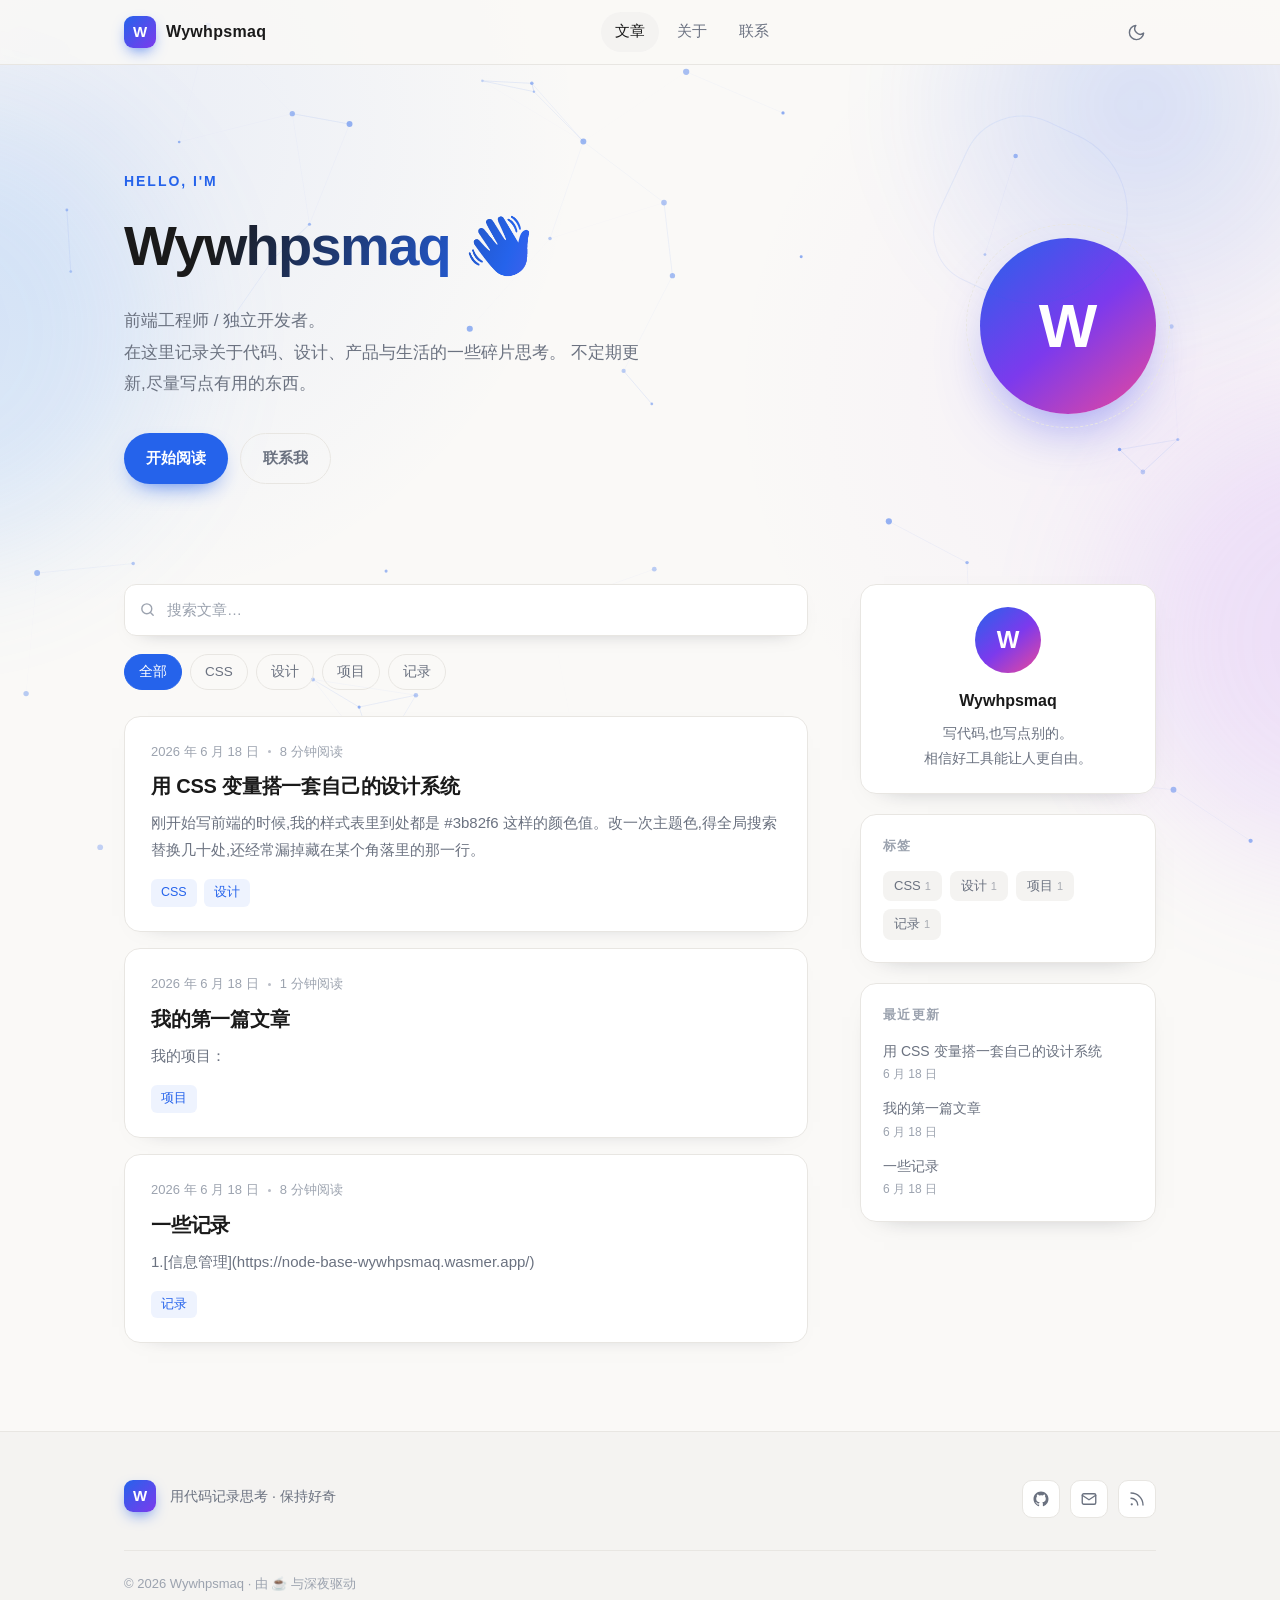
<file: index.html>
<!DOCTYPE html>
<html lang="zh-CN" data-theme="light">
<head>
  <meta charset="UTF-8">
  <meta name="viewport" content="width=device-width, initial-scale=1.0">
  <title>Wywhpsmaq · 代码与生活的碎片</title>
  <link rel="stylesheet" href="styles.css">
</head>
<body>

<canvas class="particle-canvas" aria-hidden="true"></canvas>

<!-- 顶部滚动进度条 -->
<div class="progress-bar" id="progressBar"></div>

<!-- ========== 导航栏 ========== -->
<header class="site-header">
  <div class="container header-inner">
    <a href="#" class="logo" onclick="goHome(); return false;">
      <span class="logo-mark">W</span>
      <span class="logo-text">Wywhpsmaq</span>
    </a>

    <nav class="nav-links">
      <a href="#" class="active" onclick="goHome(); return false;">文章</a>
      <a href="about.html">关于</a>
      <a href="contact.html">联系</a>
    </nav>

    <div class="header-actions">
      <button class="icon-btn" id="themeToggle" aria-label="切换深浅色主题" title="切换主题">
        <!-- 月亮 -->
        <svg class="icon-moon" viewBox="0 0 24 24" fill="none" stroke="currentColor"
             stroke-width="1.8" stroke-linecap="round" stroke-linejoin="round">
          <path d="M21 12.79A9 9 0 1 1 11.21 3 7 7 0 0 0 21 12.79z"/>
        </svg>
        <!-- 太阳 -->
        <svg class="icon-sun" viewBox="0 0 24 24" fill="none" stroke="currentColor"
             stroke-width="1.8" stroke-linecap="round" stroke-linejoin="round">
          <circle cx="12" cy="12" r="4"/>
          <path d="M12 2v2M12 20v2M4.93 4.93l1.41 1.41M17.66 17.66l1.41 1.41M2 12h2M20 12h2M6.34 17.66l-1.41 1.41M19.07 4.93l-1.41 1.41"/>
        </svg>
      </button>
    </div>
  </div>
</header>

<main>
  <!-- ========== 首页视图 ========== -->
  <div id="homeView">
    <!-- Hero -->
    <section class="hero">
      <div class="container hero-inner">
        <div class="hero-text">
          <p class="hero-eyebrow">Hello, I'm</p>
          <h1>Wywhpsmaq <span class="wave">👋</span></h1>
          <p class="hero-desc">
            前端工程师 / 独立开发者。<br>
            在这里记录关于代码、设计、产品与生活的一些碎片思考。
            不定期更新,尽量写点有用的东西。
          </p>
          <div class="hero-actions">
            <a href="#posts" class="btn btn-primary">开始阅读</a>
            <a href="contact.html" class="btn btn-ghost">联系我</a>
          </div>
        </div>

        <div class="hero-avatar">
          <div class="avatar">W</div>
        </div>
      </div>
    </section>

    <!-- 主体布局 -->
    <section class="container layout" id="posts">

      <!-- 左:文章列表 -->
      <div class="main-col">
        <div class="toolbar">
          <div class="search-box">
            <svg viewBox="0 0 24 24" fill="none" stroke="currentColor"
                 stroke-width="2" stroke-linecap="round" stroke-linejoin="round">
              <circle cx="11" cy="11" r="7"/>
              <path d="m20 20-3.5-3.5"/>
            </svg>
            <input type="search" id="searchInput" placeholder="搜索文章…" aria-label="搜索文章">
          </div>
        </div>

        <div class="tag-filter" id="tagFilter"></div>

        <div class="post-list" id="postList"></div>

        <div class="empty-state" id="emptyState" hidden>
          <span class="emoji">🔍</span>
          没有找到相关文章,换个关键词试试?
        </div>
      </div>

      <!-- 右:侧栏 -->
      <aside class="sidebar" id="about">
        <div class="card about-card">
          <div class="mini-avatar">W</div>
          <div class="name">Wywhpsmaq</div>
          <p class="bio">
            写代码,也写点别的。<br>
            相信好工具能让人更自由。
          </p>
        </div>

        <div class="card">
          <h3>标签</h3>
          <div class="tag-cloud" id="tagCloud"></div>
        </div>

        <div class="card">
          <h3>最近更新</h3>
          <ul class="recent-list" id="recentList"></ul>
        </div>
      </aside>

    </section>
  </div>

  <!-- ========== 文章详情视图 ========== -->
  <div id="postView" hidden>
    <article class="container post-detail">
      <button class="back-btn" id="backBtn">← 返回文章列表</button>
      <h1 id="postTitle"></h1>
      <div class="post-meta" id="postMeta"></div>
      <div class="post-content" id="postContent"></div>
      <button class="back-btn" id="backBtn2" style="margin-top:48px">← 返回文章列表</button>
    </article>
  </div>
</main>

<!-- ========== 页脚 ========== -->
<footer class="site-footer" id="footer">
  <div class="container">
    <div class="footer-inner">
      <div class="footer-brand">
        <span class="logo-mark">W</span>
        <p>用代码记录思考 · 保持好奇</p>
      </div>

      <div class="socials">
        <a href="https://github.com/wywhpsmaq" aria-label="GitHub" title="GitHub" target="_blank" rel="noopener noreferrer">
          <svg viewBox="0 0 24 24" fill="currentColor">
            <path d="M12 2C6.477 2 2 6.484 2 12.017c0 4.425 2.865 8.18 6.839 9.504.5.092.682-.217.682-.483
                     0-.237-.008-.868-.013-1.703-2.782.605-3.369-1.343-3.369-1.343-.454-1.158-1.11-1.466-1.11-1.466
                     -.908-.62.069-.608.069-.608 1.003.07 1.531 1.032 1.531 1.032.892 1.53 2.341 1.088 2.91.832
                     .092-.647.35-1.088.636-1.338-2.22-.253-4.555-1.113-4.555-4.951 0-1.093.39-1.988 1.029-2.688
                     -.103-.253-.446-1.272.098-2.65 0 0 .84-.27 2.75 1.026A9.564 9.564 0 0 1 12 6.844
                     c.85.004 1.705.115 2.504.337 1.909-1.296 2.747-1.027 2.747-1.027.546 1.379.202 2.398.1 2.651
                     .64.7 1.028 1.595 1.028 2.688 0 3.848-2.339 4.695-4.566 4.943.359.309.678.92.678 1.855
                     0 1.338-.012 2.419-.012 2.747 0 .268.18.58.688.482A10.019 10.019 0 0 0 22 12.017C22 6.484 17.522 2 12 2z"/>
          </svg>
        </a>
        <a href="mailto:wywhpsmaq@outlook.com" aria-label="邮箱" title="邮箱">
          <svg viewBox="0 0 24 24" fill="none" stroke="currentColor"
               stroke-width="1.8" stroke-linecap="round" stroke-linejoin="round">
            <rect x="3" y="5" width="18" height="14" rx="2"/>
            <path d="m3 7 9 6 9-6"/>
          </svg>
        </a>
        <a href="#" aria-label="RSS" title="RSS">
          <svg viewBox="0 0 24 24" fill="none" stroke="currentColor"
               stroke-width="1.8" stroke-linecap="round" stroke-linejoin="round">
            <path d="M4 11a9 9 0 0 1 9 9M4 4a16 16 0 0 1 16 16"/>
            <circle cx="5" cy="19" r="1.5" fill="currentColor" stroke="none"/>
          </svg>
        </a>
      </div>
    </div>
    <div class="copyright">
      © 2026 Wywhpsmaq · 由 ☕ 与深夜驱动
    </div>
  </div>
</footer>

<script>
  /* =========================================================
     1. 文章数据 —— 想加文章就在这里加一条
     ========================================================= */
  let POSTS = [];
  const ARTICLE_FILES = ['1.md'];
  const FALLBACK_POSTS = [
    {
      slug: 'css-design-tokens',
      title: '用 CSS 变量搭一套自己的设计系统',
      excerpt: '与其在每个组件里重复写颜色值,不如先把它们抽成一组可维护的变量。这是我这两年最受益的一个小习惯。',
      date: '2025-06-18',
      readTime: 8,
      tags: ['CSS', '设计'],
      content: `
      <p>刚开始写前端的时候,我的样式表里到处都是 <code>#3b82f6</code> 这样的颜色值。改一次主题色,得全局搜索替换几十处,还经常漏掉藏在某个角落里的那一行。</p>
      <p>后来我学会了把设计决策抽成变量:</p>
      <pre><code>:root {
  --color-brand: #2563eb;
  --color-bg: #faf9f7;
  --radius-md: 12px;
  --space-4: 16px;
}</code></pre>
      <p>这一步带来的好处远不止「方便换色」。当你被迫给每个值起一个名字时,你其实是在思考:这套视觉语言的规则到底是什么?</p>
      <blockquote>命名是设计的一部分,不是实现的附属品。</blockquote>
      <h2>分两层:原始值与语义值</h2>
      <p>再往后一步,我会把变量分成两层。第一层是原始调色板,第二层是语义变量:</p>
      <pre><code>:root {
  /* 原始值 */
  --blue-500: #2563eb;
  --gray-50: #faf9f7;

  /* 语义值 */
  --color-bg: var(--gray-50);
  --color-accent: var(--blue-500);
}</code></pre>
      <p>这样切换主题时,你只需要重新映射第二层,组件代码一行都不用改。暗色模式、品牌换色、甚至节日限定皮肤,都变成了十几行 CSS 的事。</p>
      <h2>什么时候不该用变量</h2>
      <p>也别走火入魔。只出现一次、且没有复用意义的值,直接写就好。变量是用来表达「这套系统里的规则」的,不是用来给每个数字取名的。</p>
      <p>判断标准很简单:如果这个值明天要改,我需要改几个地方?超过一个,就该抽出来。</p>
    `
    }
  ];

  /* =========================================================
     2. 文章加载与 Markdown 渲染
     ========================================================= */
  const mdEscape = value => String(value).replace(/[&<>"']/g, char => ({
    '&': '&amp;', '<': '&lt;', '>': '&gt;', '"': '&quot;', "'": '&#39;'
  }[char]));

  function inlineMarkdown(value) {
    let text = mdEscape(value);
    text = text.replace(/!\[([^\]]*)\]\(([^)\s]+)(?:\s+"([^"]*)")?\)/g,
      (_, alt, src, title) => `<img src="${mdEscape(src)}" alt="${mdEscape(alt)}"${title ? ` title="${mdEscape(title)}"` : ''}>`);
    text = text.replace(/\[([^\]]+)\]\(([^)\s]+)\)/g, (_, label, destination) => {
      const isDomain = /^(?:www\.)?[\w-]+(?:\.[\w-]+)+(?:\/[^\s]*)?$/i.test(destination);
      const href = isDomain ? `https://${destination}` : destination;
      if (!/^(https?:\/\/|mailto:|\/|\.\/|\.\.\/|#)/i.test(href)) {
        return `[${label}](${destination})`;
      }
      const external = /^https?:\/\//i.test(href);
      return `<a href="${mdEscape(href)}"${external ? ' target="_blank" rel="noopener noreferrer"' : ''}>${label}</a>`;
    });
    text = text.replace(/`([^`]+)`/g, '<code>$1</code>');
    text = text.replace(/\*\*([^*]+)\*\*/g, '<strong>$1</strong>');
    text = text.replace(/__([^_]+)__/g, '<strong>$1</strong>');
    text = text.replace(/\*([^*]+)\*/g, '<em>$1</em>');
    text = text.replace(/_([^_]+)_/g, '<em>$1</em>');
    return text;
  }

  function markdownToHtml(markdown) {
    const lines = markdown.replace(/\r\n?/g, '\n').split('\n');
    const html = [];
    let paragraph = [];
    let listType = null;
    let inCode = false;
    let codeLanguage = '';
    let codeLines = [];

    const flushParagraph = () => {
      if (paragraph.length) {
        html.push(`<p>${inlineMarkdown(paragraph.join(' '))}</p>`);
        paragraph = [];
      }
    };
    const closeList = () => {
      if (listType) {
        html.push(`</${listType}>`);
        listType = null;
      }
    };

    lines.forEach(line => {
      if (inCode) {
        if (/^```/.test(line)) {
          const className = codeLanguage ? ` class="language-${mdEscape(codeLanguage)}"` : '';
          html.push(`<pre><code${className}>${mdEscape(codeLines.join('\n'))}</code></pre>`);
          inCode = false;
          codeLines = [];
        } else {
          codeLines.push(line);
        }
        return;
      }
      const fence = line.match(/^```\s*([\w-]*)/);
      if (fence) {
        flushParagraph();
        closeList();
        inCode = true;
        codeLanguage = fence[1];
        return;
      }
      if (!line.trim()) {
        flushParagraph();
        closeList();
        return;
      }
      const heading = line.match(/^(#{1,3})\s+(.+)$/);
      if (heading) {
        flushParagraph();
        closeList();
        const level = heading[1].length;
        html.push(`<h${level}>${inlineMarkdown(heading[2])}</h${level}>`);
        return;
      }
      if (/^>\s?/.test(line)) {
        flushParagraph();
        closeList();
        html.push(`<blockquote>${inlineMarkdown(line.replace(/^>\s?/, ''))}</blockquote>`);
        return;
      }
      const listItem = line.match(/^\s*[-*+]\s+(.+)$/);
      const orderedItem = line.match(/^\s*\d+\.\s*(.+)$/);
      if (listItem || orderedItem) {
        flushParagraph();
        const nextType = orderedItem ? 'ol' : 'ul';
        if (listType !== nextType) {
          closeList();
          html.push(`<${nextType}>`);
          listType = nextType;
        }
        html.push(`<li>${inlineMarkdown((listItem || orderedItem)[1])}</li>`);
        return;
      }
      if (/^---+$/.test(line.trim())) {
        flushParagraph();
        closeList();
        html.push('<hr>');
        return;
      }
      closeList();
      paragraph.push(line.trim());
    });

    if (inCode) {
      html.push(`<pre><code>${mdEscape(codeLines.join('\n'))}</code></pre>`);
    }
    flushParagraph();
    closeList();
    return html.join('');
  }

  function postFromMarkdown(markdown, path) {
    const lines = markdown.replace(/\r\n?/g, '\n').split('\n');
    const titleLine = lines.find(line => /^#\s+/.test(line));
    const title = titleLine ? titleLine.replace(/^#\s+/, '').trim() : path;
    const metadataLine = lines.find(line => /^\s*-\s+/.test(line) && /#/.test(line));
    const dateMatch = metadataLine && metadataLine.match(/(\d{4}-?\d{1,2}-?\d{1,2}|\d{4} 年 \d{1,2} 月 \d{1,2} 日)/);
    const readTimeMatch = metadataLine && metadataLine.match(/(\d+)\s*分钟阅读/);
    const tags = metadataLine ? [...metadataLine.matchAll(/#([^\s#]+)/g)].map(match => match[1]) : [];
    const rawDate = dateMatch && dateMatch[1];
    const date = rawDate
      ? (rawDate.match(/^(\d{4}) 年 (\d{1,2}) 月 (\d{1,2}) 日$/)
        ? rawDate.replace(/^(\d{4}) 年 (\d{1,2}) 月 (\d{1,2}) 日$/, '$1-$2-$3')
        : rawDate.replace(/(\d{4})-?(\d{1,2})-?(\d{1,2})/, '$1-$2-$3'))
      : '1970-01-01';
    const contentLines = lines.filter((line, index) => index !== lines.indexOf(titleLine) && line !== metadataLine);
    const content = markdownToHtml(contentLines.join('\n'));
    const firstParagraph = contentLines.find(line => line.trim() && !/^[-#>`]/.test(line.trim()));
    const slug = path.split('/').pop().replace(/\.md$/i, '');
    return {
      slug,
      title,
      excerpt: firstParagraph ? firstParagraph.trim() : '暂无摘要',
      date,
      readTime: readTimeMatch ? Number(readTimeMatch[1]) : 1,
      tags,
      content
    };
  }

  async function loadPosts() {
    const assetUrl = path => new URL(encodeURI(path.replace(/^\/+/, '')), document.baseURI).href;
    let paths = ARTICLE_FILES;

    try {
      const manifestResponse = await fetch(assetUrl('mdwd/index.json'), { cache: 'no-cache' });
      if (manifestResponse.ok) {
        const manifest = await manifestResponse.json();
        const manifestPaths = Array.isArray(manifest) ? manifest : manifest.files;
        if (Array.isArray(manifestPaths) && manifestPaths.length) paths = manifestPaths;
      }
    } catch (error) {
      console.warn('文章清单不可用，将使用内置文章清单:', error);
    }

    try {
      const results = await Promise.all(paths.map(async path => {
        const response = await fetch(assetUrl(`mdwd/${path}`), { cache: 'no-cache' });
        if (!response.ok) throw new Error(`${path} 加载失败 (${response.status})`);
        return postFromMarkdown(await response.text(), path);
      }));
      POSTS = results;
    } catch (error) {
      console.error('无法加载 mdwd 中的文章，将显示内置内容:', error);
      POSTS = FALLBACK_POSTS;
    }
    renderTags();
    renderPosts();
    renderRecent();
  }

  /* =========================================================
     3. 工具函数
     ========================================================= */
  function formatDate(iso) {
    const d = new Date(iso);
    return `${d.getFullYear()} 年 ${d.getMonth() + 1} 月 ${d.getDate()} 日`;
  }

  function formatShortDate(iso) {
    const d = new Date(iso);
    return `${d.getMonth() + 1} 月 ${d.getDate()} 日`;
  }

  const sortedPosts = () => POSTS.slice().sort((a, b) => b.date.localeCompare(a.date));

  /* =========================================================
     3. 状态
     ========================================================= */
  const state = {
    query: '',
    tag: null
  };

  /* =========================================================
     4. 渲染:文章列表
     ========================================================= */
  const postListEl   = document.getElementById('postList');
  const emptyStateEl = document.getElementById('emptyState');

  function renderPosts() {
    const q = state.query.trim().toLowerCase();

    const filtered = sortedPosts().filter(post => {
      const matchTag = !state.tag || post.tags.includes(state.tag);
      const haystack = (post.title + post.excerpt + post.tags.join(' ')).toLowerCase();
      const matchQuery = !q || haystack.includes(q);
      return matchTag && matchQuery;
    });

    if (filtered.length === 0) {
      postListEl.innerHTML = '';
      emptyStateEl.hidden = false;
      return;
    }

    emptyStateEl.hidden = true;
    postListEl.innerHTML = filtered.map((post, i) => `
    <article class="post-card"
             data-slug="${post.slug}"
             tabindex="0"
             role="button"
             aria-label="阅读文章:${post.title}"
             style="animation-delay:${i * 55}ms">
      <div class="post-card-head">
        <time datetime="${post.date}">${formatDate(post.date)}</time>
        <span class="dot"></span>
        <span>${post.readTime} 分钟阅读</span>
      </div>
      <h2>${post.title}</h2>
      <p class="excerpt">${post.excerpt}</p>
      <div class="post-card-foot">
        <div class="tags">
          ${post.tags.map(t => `<span class="tag">${t}</span>`).join('')}
        </div>
        <span class="read-more">阅读全文 →</span>
      </div>
    </article>
  `).join('');
  }

  /* 事件委托:点击 / 回车打开文章 */
  postListEl.addEventListener('click', e => {
    const card = e.target.closest('.post-card');
    if (card) openPost(card.dataset.slug);
  });

  postListEl.addEventListener('keydown', e => {
    if (e.key !== 'Enter' && e.key !== ' ') return;
    const card = e.target.closest('.post-card');
    if (card) {
      e.preventDefault();
      openPost(card.dataset.slug);
    }
  });

  /* =========================================================
     5. 渲染:标签筛选 + 标签云
     ========================================================= */
  const tagFilterEl = document.getElementById('tagFilter');
  const tagCloudEl  = document.getElementById('tagCloud');

  function collectTags() {
    const map = new Map();
    POSTS.forEach(p => p.tags.forEach(t => map.set(t, (map.get(t) || 0) + 1)));
    return [...map.entries()].sort((a, b) => b[1] - a[1]);
  }

  function renderTags() {
    const tags = collectTags();

    // 筛选条:全部 + 各标签
    tagFilterEl.innerHTML = `
    <button class="chip ${state.tag === null ? 'active' : ''}" data-tag="">全部</button>
    ${tags.map(([t]) => `
      <button class="chip ${state.tag === t ? 'active' : ''}" data-tag="${t}">${t}</button>
    `).join('')}
  `;

    // 侧栏标签云
    tagCloudEl.innerHTML = tags.map(([t, n]) => `
    <button data-tag="${t}">${t}<small>${n}</small></button>
  `).join('');
  }

  tagFilterEl.addEventListener('click', e => {
    const btn = e.target.closest('.chip');
    if (!btn) return;
    state.tag = btn.dataset.tag || null;
    renderTags();
    renderPosts();
  });

  tagCloudEl.addEventListener('click', e => {
    const btn = e.target.closest('button');
    if (!btn) return;
    state.tag = state.tag === btn.dataset.tag ? null : btn.dataset.tag;
    renderTags();
    renderPosts();
    document.getElementById('posts').scrollIntoView({ behavior: 'smooth', block: 'start' });
  });

  /* =========================================================
     6. 渲染:侧栏最近更新
     ========================================================= */
  const recentListEl = document.getElementById('recentList');

  function renderRecent() {
    recentListEl.innerHTML = sortedPosts().slice(0, 4).map(p => `
    <li>
      <button data-slug="${p.slug}">
        ${p.title}
        <time datetime="${p.date}">${formatShortDate(p.date)}</time>
      </button>
    </li>
  `).join('');
  }

  recentListEl.addEventListener('click', e => {
    const btn = e.target.closest('button');
    if (btn) openPost(btn.dataset.slug);
  });

  /* =========================================================
     7. 搜索
     ========================================================= */
  const searchInput = document.getElementById('searchInput');
  let searchTimer = null;

  searchInput.addEventListener('input', e => {
    clearTimeout(searchTimer);
    const value = e.target.value;
    searchTimer = setTimeout(() => {
      state.query = value;
      renderPosts();
    }, 140);
  });

  /* =========================================================
     8. 视图切换:列表 <-> 详情
     ========================================================= */
  const homeView   = document.getElementById('homeView');
  const postView   = document.getElementById('postView');
  const postTitle  = document.getElementById('postTitle');
  const postMeta   = document.getElementById('postMeta');
  const postContent = document.getElementById('postContent');
  const progressBar = document.getElementById('progressBar');

  const DEFAULT_TITLE = document.title;

  function openPost(slug) {
    const post = POSTS.find(p => p.slug === slug);
    if (!post) return;

    postTitle.textContent = post.title;

    postMeta.innerHTML = `
    <time datetime="${post.date}">${formatDate(post.date)}</time>
    <span class="dot"></span>
    <span>${post.readTime} 分钟阅读</span>
    <span class="dot"></span>
    <span>${post.tags.map(t => `#${t}`).join('  ')}</span>
  `;

    postContent.innerHTML = post.content;
    document.title = `${post.title} · Wywhpsmaq`;

    homeView.hidden = true;
    postView.hidden = false;
    progressBar.classList.add('active');

    window.scrollTo({ top: 0, behavior: 'instant' in window ? 'instant' : 'auto' });
    updateProgress();
  }

  function goHome() {
    postView.hidden = true;
    homeView.hidden = false;
    document.title = DEFAULT_TITLE;
    progressBar.classList.remove('active');
    progressBar.style.width = '0';
    window.scrollTo({ top: 0, behavior: 'smooth' });
  }

  document.getElementById('backBtn').addEventListener('click', goHome);
  document.getElementById('backBtn2').addEventListener('click', goHome);

  /* 浏览器前进/后退时也能返回列表 */
  window.addEventListener('popstate', () => {
    if (!postView.hidden) goHome();
  });

  document.addEventListener('keydown', e => {
    if (e.key === 'Escape' && !postView.hidden) goHome();
  });

  /* =========================================================
     9. 阅读进度条
     ========================================================= */
  function updateProgress() {
    if (postView.hidden) return;
    const scrollTop = window.scrollY;
    const docHeight = document.documentElement.scrollHeight - window.innerHeight;
    const percent = docHeight > 0 ? (scrollTop / docHeight) * 100 : 0;
    progressBar.style.width = Math.min(percent, 100) + '%';
  }

  window.addEventListener('scroll', updateProgress, { passive: true });
  window.addEventListener('resize', updateProgress);

  /* =========================================================
     10. 主题切换
     ========================================================= */
  const themeToggle = document.getElementById('themeToggle');
  const root = document.documentElement;

  function applyTheme(theme) {
    root.setAttribute('data-theme', theme);
    try { localStorage.setItem('blog-theme', theme); } catch (e) {}
  }

  themeToggle.addEventListener('click', () => {
    const next = root.getAttribute('data-theme') === 'dark' ? 'light' : 'dark';
    applyTheme(next);
  });

  /* 监听系统主题变化(用户未手动设置过时) */
  window.matchMedia('(prefers-color-scheme: dark)').addEventListener('change', e => {
    let saved = null;
    try { saved = localStorage.getItem('blog-theme'); } catch (err) {}
    if (!saved) applyTheme(e.matches ? 'dark' : 'light');
  });

  /* =========================================================
     11. 初始化
     ========================================================= */
  renderPosts();
  loadPosts();
</script>
<script src="particles.js"></script>

</body>
</html>
</file>
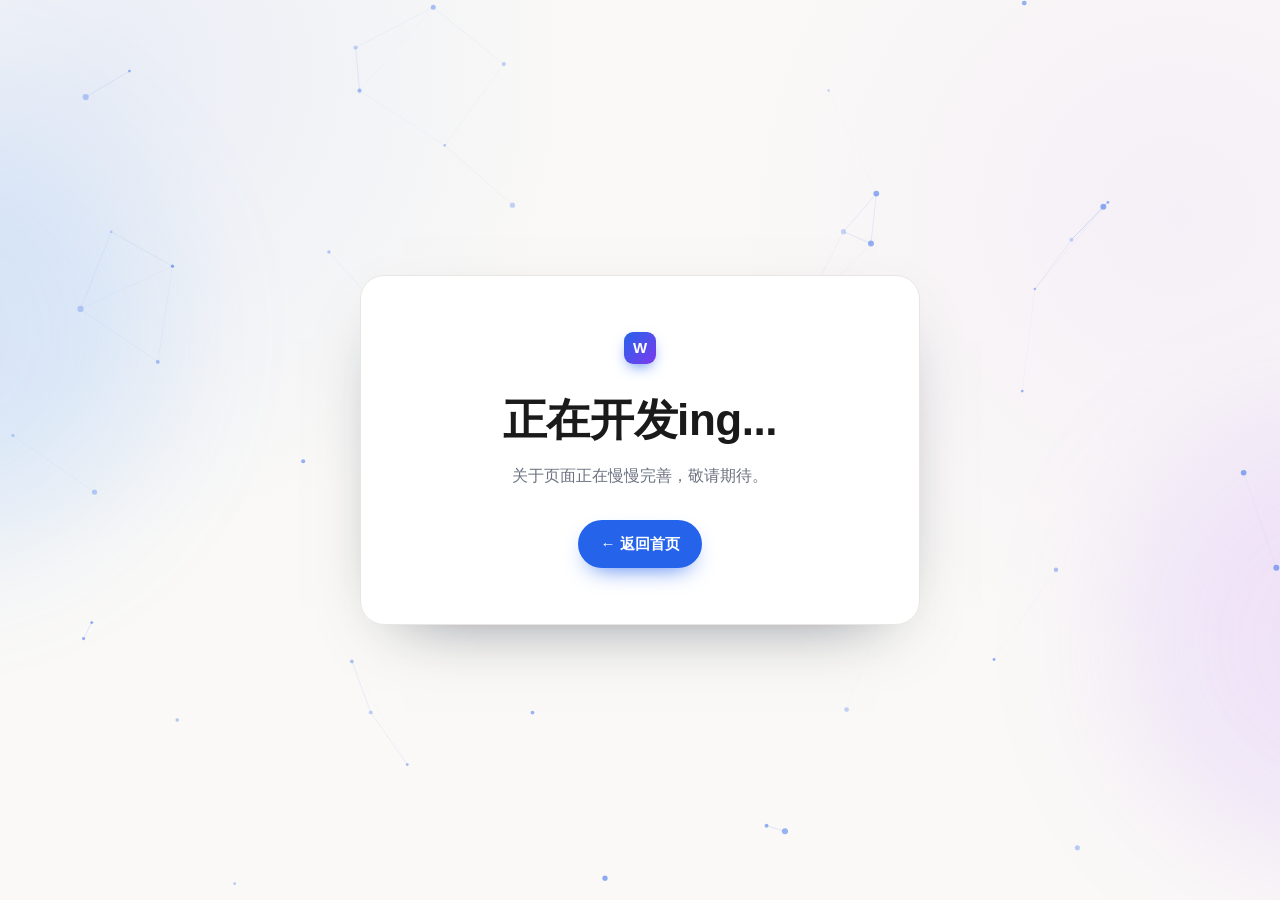
<file: about.html>
<!DOCTYPE html>
<html lang="zh-CN" data-theme="light">
<head>
  <meta charset="UTF-8">
  <meta name="viewport" content="width=device-width, initial-scale=1.0">
  <title>关于 · Wywhpsmaq</title>
  <link rel="stylesheet" href="styles.css">
</head>
<body class="placeholder-page">
  <canvas class="particle-canvas" aria-hidden="true"></canvas>
  <main class="placeholder-card">
    <div class="logo-mark">W</div>
    <h1>正在开发ing...</h1>
    <p>关于页面正在慢慢完善，敬请期待。</p>
    <a class="btn btn-primary" href="index.html">← 返回首页</a>
  </main>
  <script src="particles.js"></script>
</body>
</html>
</file>
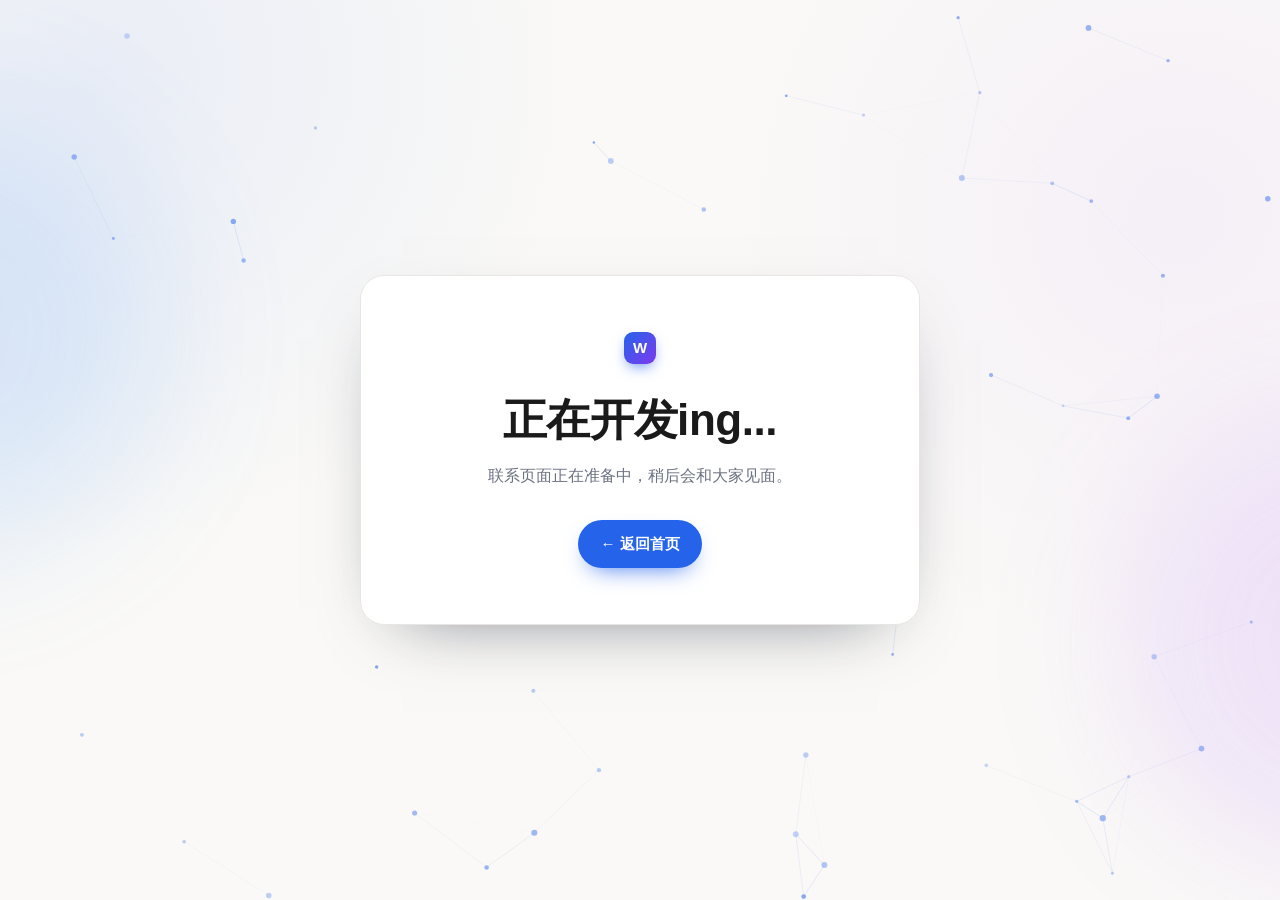
<file: contact.html>
<!DOCTYPE html>
<html lang="zh-CN" data-theme="light">
<head>
  <meta charset="UTF-8">
  <meta name="viewport" content="width=device-width, initial-scale=1.0">
  <title>联系 · Wywhpsmaq</title>
  <link rel="stylesheet" href="styles.css">
</head>
<body class="placeholder-page">
  <canvas class="particle-canvas" aria-hidden="true"></canvas>
  <main class="placeholder-card">
    <div class="logo-mark">W</div>
    <h1>正在开发ing...</h1>
    <p>联系页面正在准备中，稍后会和大家见面。</p>
    <a class="btn btn-primary" href="index.html">← 返回首页</a>
  </main>
  <script src="particles.js"></script>
</body>
</html>
</file>
<file: styles.css>
/* =========================================================
   呆木记 · 个人博客样式
   结构:
   1. 设计变量      2. 基础重置      3. 滚动进度条
   4. 顶部导航      5. Hero          6. 主体布局
   7. 工具栏        8. 文章卡片      9. 侧栏
   10. 文章详情     11. 页脚         12. 响应式
   ========================================================= */

/* ========== 1. 设计变量 ========== */
:root {
  --bg-rgb: 250, 249, 247;
  --bg: #faf9f7;
  --bg-card: #ffffff;
  --bg-subtle: #f4f3f1;
  --text: #1a1a1a;
  --text-muted: #6b7280;
  --text-faint: #9ca3af;
  --border: #e8e6e2;
  --accent: #2563eb;
  --accent-hover: #1d4ed8;
  --accent-soft: rgba(37, 99, 235, 0.08);
  --code-bg: #f5f4f2;
  --glow: rgba(37, 99, 235, 0.16);
  --shadow: 0 12px 32px -16px rgba(0, 0, 0, 0.18);
  --radius: 16px;
  --radius-sm: 10px;
}

[data-theme="dark"] {
  --bg-rgb: 15, 17, 21;
  --bg: #0f1115;
  --bg-card: #171a21;
  --bg-subtle: #1c2029;
  --text: #e8eaed;
  --text-muted: #9aa0a6;
  --text-faint: #6b7280;
  --border: #262a33;
  --accent: #60a5fa;
  --accent-hover: #93c5fd;
  --accent-soft: rgba(96, 165, 250, 0.12);
  --code-bg: #0b0d11;
  --glow: rgba(96, 165, 250, 0.14);
  --shadow: 0 12px 32px -16px rgba(0, 0, 0, 0.7);
}

/* ========== 2. 基础 ========== */
*, *::before, *::after { box-sizing: border-box; }

html { scroll-behavior: smooth; }

body {
  position: relative;
  isolation: isolate;
  margin: 0;
  font-family: -apple-system, BlinkMacSystemFont, "Segoe UI", "PingFang SC",
  "Hiragino Sans GB", "Microsoft YaHei", sans-serif;
  font-size: 16px;
  line-height: 1.75;
  color: var(--text);
  background: var(--bg);
  -webkit-font-smoothing: antialiased;
  transition: background-color .35s ease, color .35s ease;
  background-image:
    radial-gradient(circle at 8% 8%, var(--accent-soft), transparent 30rem),
    radial-gradient(circle at 92% 24%, rgba(168, 85, 247, .06), transparent 28rem);
  animation: pageEnter .7s ease both;
}

.particle-canvas {
  position: fixed;
  inset: 0;
  z-index: 0;
  width: 100%;
  height: 100%;
  pointer-events: none;
  opacity: .72;
}

.site-header,
main,
.site-footer,
.placeholder-card {
  position: relative;
  z-index: 1;
}

body::before,
body::after {
  content: '';
  position: fixed;
  z-index: -1;
  width: 28rem;
  height: 28rem;
  border-radius: 50%;
  pointer-events: none;
  filter: blur(70px);
  opacity: .18;
  animation: ambientFloat 18s ease-in-out infinite alternate;
}

body::before {
  top: 12%;
  left: -18rem;
  background: #60a5fa;
}

body::after {
  right: -18rem;
  bottom: 4%;
  background: #c084fc;
  animation-delay: -7s;
  animation-direction: alternate-reverse;
}

@keyframes pageEnter {
  from { opacity: 0; }
  to { opacity: 1; }
}

@keyframes ambientFloat {
  0% { transform: translate3d(0, 0, 0) scale(.9); }
  50% { transform: translate3d(7rem, 3rem, 0) scale(1.08); }
  100% { transform: translate3d(2rem, -4rem, 0) scale(.96); }
}

img { max-width: 100%; display: block; }
a { color: inherit; text-decoration: none; }
button { font: inherit; color: inherit; cursor: pointer; border: none; background: none; }
h1, h2, h3, h4 { line-height: 1.35; margin: 0; font-weight: 700; letter-spacing: -0.01em; }
p { margin: 0; }
::selection { background: var(--accent); color: #fff; }

.container { max-width: 1080px; margin: 0 auto; padding: 0 24px; }

/* ========== 3. 滚动进度条 ========== */
.progress-bar {
  position: fixed; top: 0; left: 0; z-index: 300;
  height: 3px; width: 0;
  background: linear-gradient(90deg, var(--accent), #a855f7);
  opacity: 0;
  transition: opacity .3s ease;
}
.progress-bar.active { opacity: 1; }

/* ========== 4. 顶部导航 ========== */
.site-header {
  position: sticky; top: 0; z-index: 100;
  background: rgba(var(--bg-rgb), 0.78);
  backdrop-filter: saturate(180%) blur(14px);
  -webkit-backdrop-filter: saturate(180%) blur(14px);
  border-bottom: 1px solid var(--border);
}

.header-inner {
  display: flex;
  align-items: center;
  justify-content: space-between;
  gap: 20px;
  height: 64px;
}

.logo { display: flex; align-items: center; gap: 10px; font-weight: 700; }

.logo-mark {
  width: 32px; height: 32px; flex: none;
  display: grid; place-items: center;
  border-radius: 9px;
  background: linear-gradient(135deg, var(--accent), #7c3aed);
  color: #fff;
  font-size: 15px;
  font-weight: 700;
  box-shadow: 0 6px 16px -6px var(--accent);
}

.logo-text { font-size: 16px; letter-spacing: 0.02em; }

.nav-links { display: flex; gap: 4px; }

.nav-links a {
  padding: 7px 14px;
  border-radius: 999px;
  font-size: 14.5px;
  color: var(--text-muted);
  transition: color .2s, background-color .2s;
}
.nav-links a:hover,
.nav-links a.active { color: var(--text); background: var(--bg-subtle); }

.header-actions { display: flex; align-items: center; gap: 8px; }

.icon-btn {
  width: 38px; height: 38px;
  display: grid; place-items: center;
  border-radius: 10px;
  color: var(--text-muted);
  transition: background-color .2s, color .2s, transform .2s;
}
.icon-btn:hover { background: var(--bg-subtle); color: var(--text); transform: translateY(-1px); }
.icon-btn svg { width: 19px; height: 19px; }

.icon-sun { display: none; }
[data-theme="dark"] .icon-sun { display: block; }
[data-theme="dark"] .icon-moon { display: none; }

/* ========== 5. Hero ========== */
.hero {
  position: relative;
  overflow: hidden;
  padding: 104px 0 82px;
  animation: heroEnter .8s .08s ease both;
}

@keyframes heroEnter {
from { opacity: 0; transform: translateY(18px); }
to { opacity: 1; transform: translateY(0); }
}

.hero::after {
  content: '';
  position: absolute;
  width: 180px;
  height: 180px;
  right: 12%;
  top: 12%;
  border: 1px solid var(--accent-soft);
  border-radius: 42% 58% 65% 35%;
  transform: rotate(25deg);
  animation: morphShape 12s ease-in-out infinite alternate;
  pointer-events: none;
}

@keyframes morphShape {
  to { border-radius: 63% 37% 30% 70%; transform: rotate(70deg) scale(1.18); }
}

.hero::before {
  content: '';
  position: absolute;
  top: -240px; right: -140px;
  width: 560px; height: 560px;
  border-radius: 50%;
  background: radial-gradient(circle, var(--glow) 0%, transparent 68%);
  filter: blur(30px);
  pointer-events: none;
}

.hero-inner {
  position: relative;
  display: flex;
  align-items: center;
  justify-content: space-between;
  gap: 56px;
  min-height: 300px;
}

.hero-text { max-width: 600px; }

.hero-eyebrow {
  font-size: 14px;
  font-weight: 600;
  letter-spacing: 0.14em;
  text-transform: uppercase;
  color: var(--accent);
  margin-bottom: 14px;
}

.hero h1 {
  font-size: clamp(38px, 6vw, 56px);
  letter-spacing: -0.03em;
  margin-bottom: 22px;
  background: linear-gradient(110deg, var(--text) 18%, var(--accent) 72%, #a855f7);
  -webkit-background-clip: text;
  background-clip: text;
  color: transparent;
}

.hero h1 .wave {
  display: inline-block;
  animation: wave 2.6s ease-in-out infinite;
  transform-origin: 70% 70%;
}
@keyframes wave {
  0%, 60%, 100% { transform: rotate(0deg); }
  10%, 30% { transform: rotate(14deg); }
  20% { transform: rotate(-8deg); }
}

.hero-desc {
  font-size: 17px;
  color: var(--text-muted);
  line-height: 1.85;
  margin-bottom: 34px;
  max-width: 530px;
}

.hero-actions { display: flex; flex-wrap: wrap; gap: 12px; }

.btn {
  display: inline-flex;
  align-items: center;
  gap: 8px;
  padding: 11px 22px;
  border-radius: 999px;
  font-size: 15px;
  font-weight: 600;
  transition: transform .2s, box-shadow .2s, background-color .2s, border-color .2s;
  position: relative;
  overflow: hidden;
}

.btn::after {
  content: '';
  position: absolute;
  top: 0;
  left: -80%;
  width: 45%;
  height: 100%;
  background: rgba(255, 255, 255, .22);
  transform: skewX(-20deg);
  transition: left .45s ease;
}

.btn:hover::after { left: 135%; }

.btn-primary {
  background: var(--accent);
  color: #fff;
  box-shadow: 0 10px 24px -12px var(--accent);
}
.btn-primary:hover { transform: translateY(-2px); box-shadow: 0 14px 30px -12px var(--accent); }

.btn-ghost {
  border: 1px solid var(--border);
  color: var(--text-muted);
}
.btn-ghost:hover { color: var(--text); border-color: var(--text-faint); transform: translateY(-2px); }

/* 头像 */
.hero-avatar { position: relative; flex: none; }

.avatar {
  position: relative;
  width: 176px; height: 176px;
  border-radius: 50%;
  display: grid;
  place-items: center;
  font-size: 62px;
  font-weight: 700;
  color: #fff;
  background: linear-gradient(140deg, #2563eb, #7c3aed 52%, #ec4899);
  box-shadow: 0 26px 60px -22px rgba(99, 102, 241, 0.8);
  animation: avatarFloat 5s ease-in-out infinite;
}

@keyframes avatarFloat {
  0%, 100% { transform: translateY(0) rotate(-2deg); }
  50% { transform: translateY(-9px) rotate(2deg); }
}

.avatar::after {
  content: '';
  position: absolute;
  inset: -14px;
  border-radius: 50%;
  border: 1.5px dashed var(--border);
  animation: spin 26s linear infinite;
}
@keyframes spin { to { transform: rotate(360deg); } }

/* ========== 6. 布局 ========== */
.layout {
  display: grid;
  grid-template-columns: minmax(0, 1fr) 296px;
  gap: 52px;
  padding-top: 18px;
  padding-bottom: 88px;
}

/* ========== 7. 工具栏 ========== */
.toolbar { margin-bottom: 18px; }

.search-box {
  position: relative;
  display: flex;
  align-items: center;
}
.search-box svg {
  position: absolute;
  left: 15px;
  width: 17px; height: 17px;
  color: var(--text-faint);
  pointer-events: none;
}

.search-box input {
  width: 100%;
  padding: 12px 16px 12px 42px;
  font: inherit;
  font-size: 15px;
  color: var(--text);
  background: var(--bg-card);
  border: 1px solid var(--border);
  border-radius: 12px;
  outline: none;
  transition: border-color .2s, box-shadow .2s;
  box-shadow: 0 8px 22px -18px rgba(15, 23, 42, .5);
}
.search-box input::placeholder { color: var(--text-faint); }
.search-box input:focus {
  border-color: var(--accent);
  box-shadow: 0 0 0 3px var(--accent-soft);
}

/* 标签筛选 */
.tag-filter {
  display: flex;
  flex-wrap: wrap;
  gap: 8px;
  margin-bottom: 26px;
}

.chip {
  padding: 5px 14px;
  font-size: 13.5px;
  border-radius: 999px;
  border: 1px solid var(--border);
  color: var(--text-muted);
  background: transparent;
  transition: all .2s;
}
.chip:hover { border-color: var(--text-faint); color: var(--text); }
.chip.active {
  background: var(--accent);
  border-color: var(--accent);
  color: #fff;
}

/* ========== 8. 文章卡片 ========== */
.post-list { display: flex; flex-direction: column; gap: 16px; }

.post-card {
  padding: 24px 26px;
  background: var(--bg-card);
  border: 1px solid var(--border);
  border-radius: var(--radius);
  cursor: pointer;
  outline: none;
  animation: fadeUp .5s cubic-bezier(.2,.7,.3,1) both;
  transition: transform .25s ease, border-color .25s ease, box-shadow .25s ease;
  box-shadow: 0 8px 24px -24px rgba(15, 23, 42, .6);
}

.post-card:nth-child(2) { animation-delay: 90ms; }
.post-card:nth-child(3) { animation-delay: 180ms; }
.post-card:nth-child(4) { animation-delay: 270ms; }
.post-card:nth-child(5) { animation-delay: 360ms; }

@keyframes fadeUp {
  from { opacity: 0; transform: translateY(14px); }
  to   { opacity: 1; transform: translateY(0); }
}

.post-card:hover,
.post-card:focus-visible {
  transform: translateY(-3px);
  border-color: var(--accent);
  box-shadow: var(--shadow);
}

.post-card-head {
  display: flex;
  align-items: center;
  gap: 9px;
  font-size: 13px;
  color: var(--text-faint);
  margin-bottom: 10px;
}
.post-card-head .dot {
  width: 3px; height: 3px;
  border-radius: 50%;
  background: currentColor;
  opacity: .7;
}

.post-card h2 {
  font-size: 20px;
  margin-bottom: 9px;
  transition: color .2s;
}
.post-card:hover h2 { color: var(--accent); }

.post-card .excerpt {
  font-size: 15px;
  color: var(--text-muted);
  line-height: 1.8;
  margin-bottom: 16px;
}

.post-card-foot {
  display: flex;
  align-items: center;
  justify-content: space-between;
  gap: 16px;
  flex-wrap: wrap;
}

.tags { display: flex; flex-wrap: wrap; gap: 7px; }

.tag {
  padding: 3px 10px;
  font-size: 12.5px;
  border-radius: 6px;
  background: var(--accent-soft);
  color: var(--accent);
  font-weight: 500;
}

.read-more {
  font-size: 13.5px;
  font-weight: 600;
  color: var(--accent);
  opacity: 0;
  transform: translateX(-6px);
  transition: opacity .25s, transform .25s;
}
.post-card:hover .read-more,
.post-card:focus-visible .read-more { opacity: 1; transform: translateX(0); }

/* 空状态 */
.empty-state {
  padding: 60px 20px;
  text-align: center;
  color: var(--text-muted);
  border: 1px dashed var(--border);
  border-radius: var(--radius);
}
.empty-state .emoji { font-size: 34px; display: block; margin-bottom: 10px; }

/* ========== 9. 侧栏 ========== */
.sidebar {
  display: flex;
  flex-direction: column;
  gap: 20px;
  position: sticky;
  top: 88px;
  align-self: start;
}

.card {
  padding: 22px;
  background: var(--bg-card);
  border: 1px solid var(--border);
  border-radius: var(--radius);
  box-shadow: 0 10px 28px -24px rgba(15, 23, 42, .55);
}

.card h3 {
  font-size: 13px;
  letter-spacing: 0.1em;
  text-transform: uppercase;
  color: var(--text-faint);
  margin-bottom: 16px;
}

.about-card { text-align: center; }

.about-card .mini-avatar {
  width: 66px; height: 66px;
  margin: 0 auto 14px;
  border-radius: 50%;
  display: grid; place-items: center;
  font-size: 24px; font-weight: 700; color: #fff;
  background: linear-gradient(140deg, #2563eb, #7c3aed 52%, #ec4899);
}

.about-card .name { font-size: 16px; font-weight: 700; margin-bottom: 6px; }
.about-card .bio {
  font-size: 14px;
  color: var(--text-muted);
  line-height: 1.8;
}

.tag-cloud { display: flex; flex-wrap: wrap; gap: 8px; }

.tag-cloud button {
  padding: 4px 11px;
  font-size: 13px;
  border-radius: 8px;
  color: var(--text-muted);
  background: var(--bg-subtle);
  transition: all .2s;
}
.tag-cloud button:hover { background: var(--accent); color: #fff; }
.tag-cloud button small { opacity: .55; margin-left: 4px; font-size: 11px; }

.recent-list { list-style: none; margin: 0; padding: 0; display: flex; flex-direction: column; gap: 13px; }

.recent-list li button {
  display: block;
  width: 100%;
  text-align: left;
  font-size: 14px;
  line-height: 1.6;
  color: var(--text-muted);
  transition: color .2s;
  padding: 0;
}
.recent-list li button:hover { color: var(--accent); }
.recent-list li time {
  display: block;
  font-size: 12px;
  color: var(--text-faint);
  margin-top: 3px;
}

/* ========== 10. 文章详情 ========== */
.post-detail {
  max-width: 760px;
  padding-top: 44px;
  padding-bottom: 90px;
  animation: fadeUp .45s ease both;
}

.back-btn {
  display: inline-flex;
  align-items: center;
  gap: 6px;
  padding: 8px 16px 8px 12px;
  margin-bottom: 30px;
  font-size: 14px;
  font-weight: 500;
  color: var(--text-muted);
  border: 1px solid var(--border);
  border-radius: 999px;
  transition: all .2s;
}
.back-btn:hover { color: var(--accent); border-color: var(--accent); transform: translateX(-3px); }

.post-detail h1 {
  font-size: clamp(28px, 4.4vw, 38px);
  letter-spacing: -0.025em;
  margin-bottom: 18px;
}

.post-meta {
  display: flex;
  align-items: center;
  flex-wrap: wrap;
  gap: 10px;
  font-size: 14px;
  color: var(--text-faint);
  padding-bottom: 26px;
  margin-bottom: 34px;
  border-bottom: 1px solid var(--border);
}
.post-meta .dot { width: 3px; height: 3px; border-radius: 50%; background: currentColor; }

.post-content { font-size: 17px; line-height: 1.9; }
.post-content p { margin-bottom: 22px; color: var(--text); }
.post-content h2 {
  font-size: 22px;
  margin: 40px 0 16px;
}
.post-content h3 {
  font-size: 18px;
  margin: 32px 0 14px;
}
.post-content ul, .post-content ol { margin: 0 0 22px; padding-left: 24px; }
.post-content li { margin-bottom: 8px; }

.post-content blockquote {
  margin: 26px 0;
  padding: 6px 0 6px 22px;
  border-left: 3px solid var(--accent);
  color: var(--text-muted);
  font-style: italic;
}

.post-content pre {
  margin: 24px 0;
  padding: 18px 20px;
  background: var(--code-bg);
  border: 1px solid var(--border);
  border-radius: var(--radius-sm);
  overflow-x: auto;
  font-size: 14px;
  line-height: 1.7;
}

.post-content code {
  font-family: ui-monospace, SFMono-Regular, "SF Mono", Menlo, Consolas, monospace;
}

.post-content p code,
.post-content li code {
  padding: 2px 6px;
  font-size: 0.88em;
  border-radius: 5px;
  background: var(--code-bg);
  color: var(--accent);
}

.post-content hr {
  border: none;
  border-top: 1px solid var(--border);
  margin: 40px 0;
}

.post-content a { color: var(--accent); text-decoration: underline; text-underline-offset: 3px; }
.post-content img { margin: 24px auto; border-radius: var(--radius-sm); }

/* ========== 10.5 占位页面 ========== */
.placeholder-page {
  min-height: 100vh;
  display: grid;
  place-items: center;
  padding: 32px 24px;
}

.placeholder-card {
  width: min(100%, 560px);
  padding: 56px 42px;
  text-align: center;
  background: var(--bg-card);
  border: 1px solid var(--border);
  border-radius: 24px;
  box-shadow: 0 24px 70px -42px rgba(15, 23, 42, .7);
  animation: placeholderEnter .75s cubic-bezier(.2, .8, .2, 1) both;
}

@keyframes placeholderEnter {
  from { opacity: 0; transform: translateY(18px) scale(.97); }
  to { opacity: 1; transform: translateY(0) scale(1); }
}

.placeholder-card .logo-mark {
  margin: 0 auto 26px;
  animation: logoPulse 3s ease-in-out infinite;
}

@keyframes logoPulse {
  0%, 100% { box-shadow: 0 6px 16px -6px var(--accent); }
  50% { box-shadow: 0 10px 28px -5px var(--accent); transform: translateY(-4px); }
}
.placeholder-card h1 { font-size: clamp(30px, 6vw, 44px); margin-bottom: 12px; }
.placeholder-card p { color: var(--text-muted); margin-bottom: 30px; }
.placeholder-card .btn { display: inline-flex; }

/* ========== 11. 页脚 ========== */
.site-footer {
  border-top: 1px solid var(--border);
  background: var(--bg-subtle);
  padding: 48px 0 32px;
}

.footer-inner {
  display: flex;
  align-items: flex-start;
  justify-content: space-between;
  gap: 32px;
  flex-wrap: wrap;
  margin-bottom: 32px;
}

.footer-brand { display: flex; align-items: center; gap: 14px; }
.footer-brand p { font-size: 14px; color: var(--text-muted); }

.socials { display: flex; gap: 10px; }

.socials a {
  width: 38px; height: 38px;
  display: grid; place-items: center;
  border-radius: 10px;
  color: var(--text-muted);
  border: 1px solid var(--border);
  background: var(--bg-card);
  transition: all .2s;
}
.socials a:hover {
  color: #fff;
  background: var(--accent);
  border-color: var(--accent);
  transform: translateY(-2px);
}
.socials svg { width: 18px; height: 18px; }

.copyright {
  font-size: 13px;
  color: var(--text-faint);
  padding-top: 22px;
  border-top: 1px solid var(--border);
}

/* ========== 12. 响应式 ========== */
@media (max-width: 920px) {
  .layout { grid-template-columns: 1fr; gap: 40px; }
  .sidebar { position: static; }
}

@media (max-width: 760px) {
  .nav-links { display: none; }
  .hero { padding: 68px 0 52px; }
  .hero-inner { flex-direction: column-reverse; text-align: center; gap: 36px; }
  .hero-text { max-width: 100%; }
  .hero-actions { justify-content: center; }
  .hero-desc { font-size: 16px; }
  .avatar { width: 132px; height: 132px; font-size: 46px; }
  .avatar::after { inset: -10px; }
  .post-card { padding: 20px; }
  .post-card h2 { font-size: 18px; }
  .read-more { opacity: 1; transform: none; }
  .post-content { font-size: 16px; }
  .footer-inner { flex-direction: column; }
  .placeholder-card { padding: 44px 24px; }
}

@media (prefers-reduced-motion: reduce) {
  *, *::before, *::after {
    animation-duration: .01ms !important;
    animation-iteration-count: 1 !important;
    transition-duration: .01ms !important;
    scroll-behavior: auto !important;
  }
}
</file>
